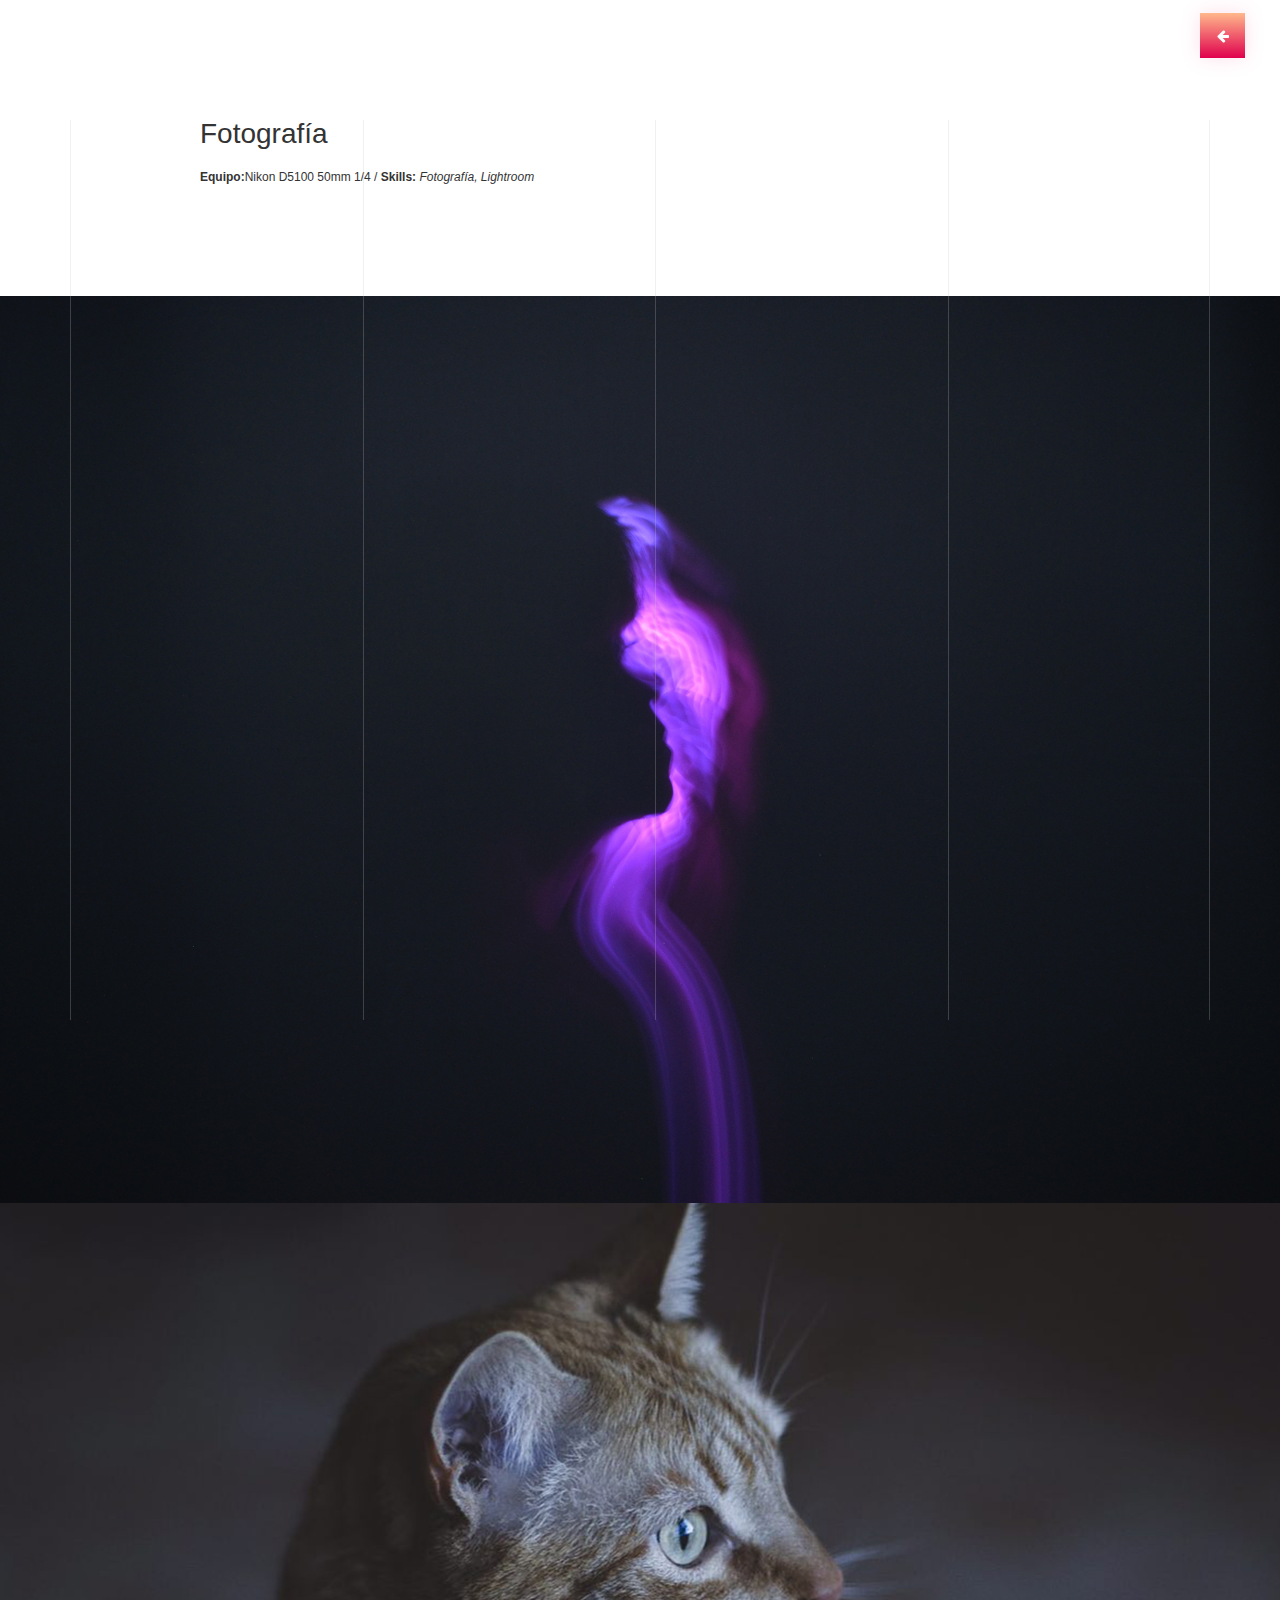
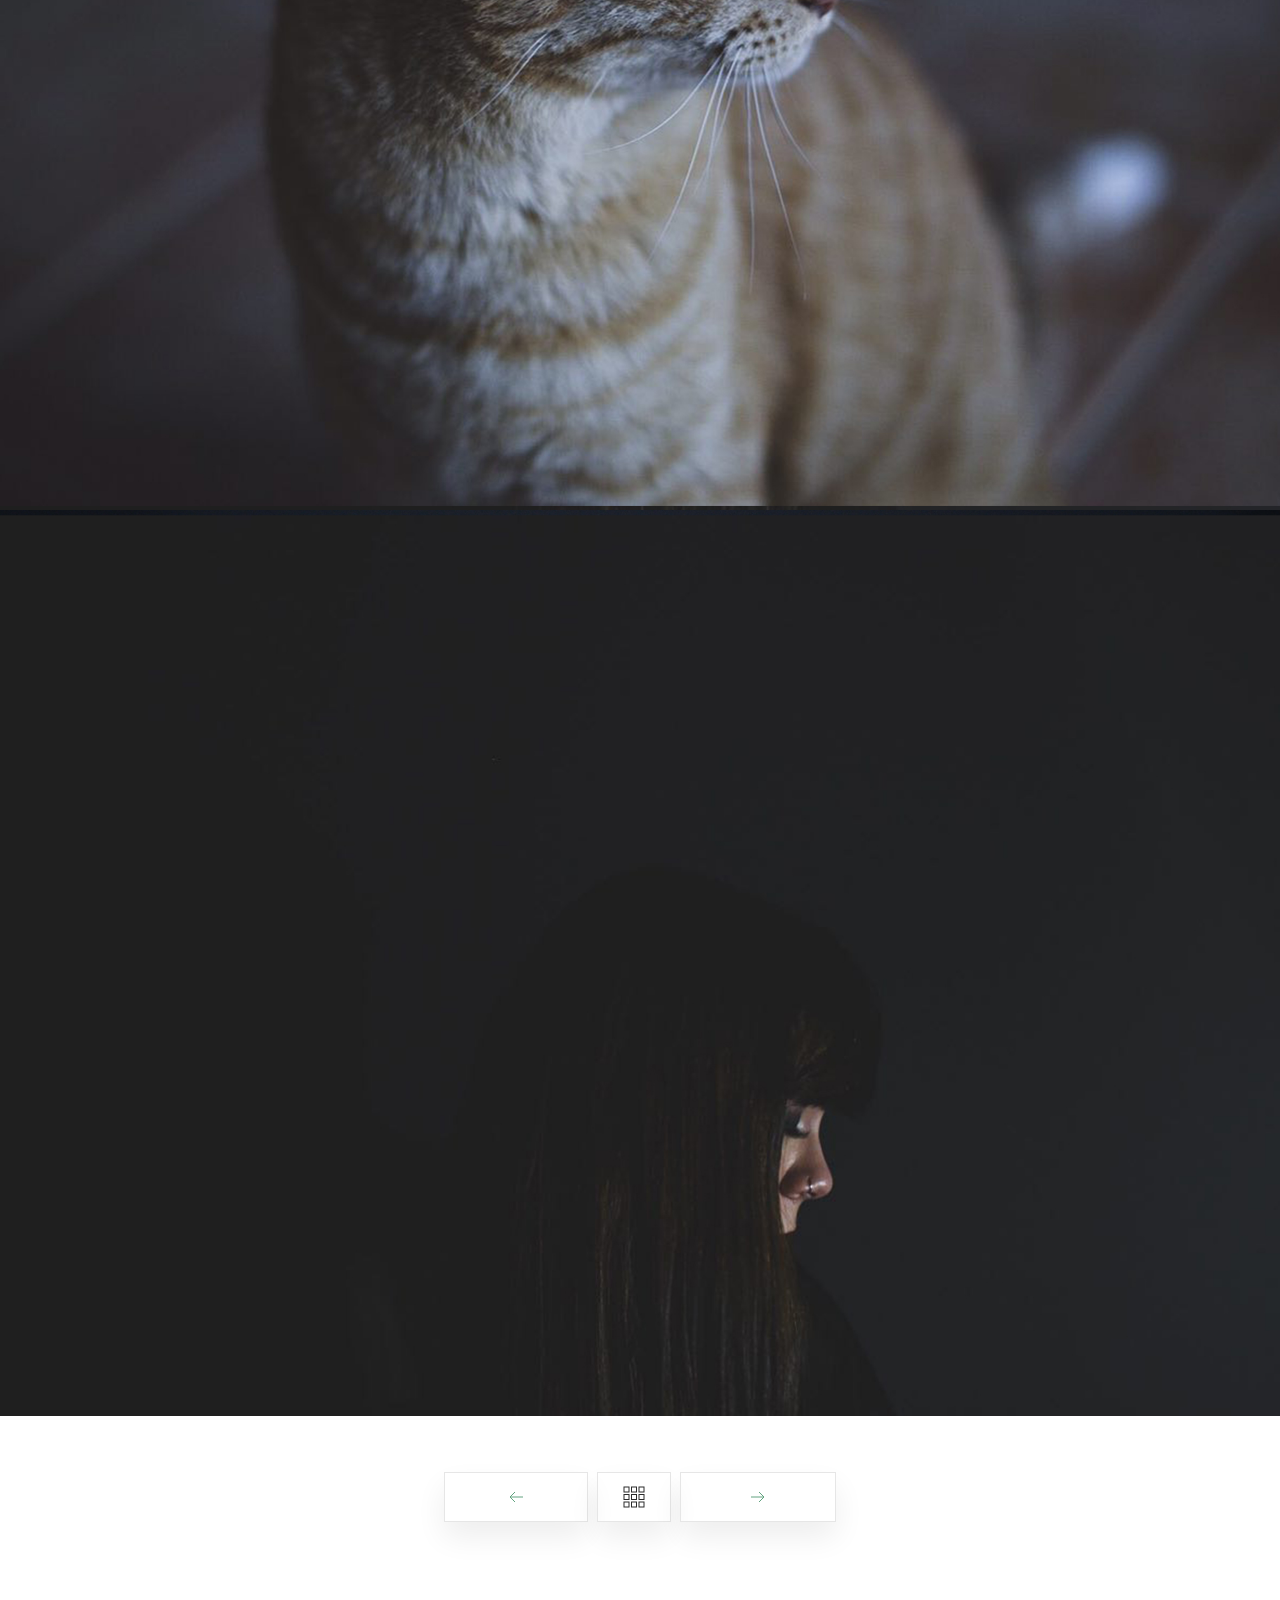
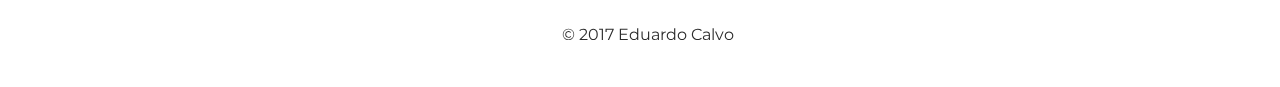
<file: proyectos/fotografia.html>
<!DOCTYPE html>
<html lang="es">

<head>
    <meta charset="utf-8">
    <meta content="IE=edge" http-equiv="X-UA-Compatible">
    <meta content="width=device-width, initial-scale=1, maximum-scale=1.0, user-scalable=no" name="viewport">
    <meta content="Portfolio Web" name="description">
    <meta content="Eduardo Calvo López" name="author">
    <title>Fotograf&iacute;a</title>


    <link rel="stylesheet" type="text/css" href="../css/proyecto.css" media="screen" />
    <link rel="stylesheet" type="text/css" href="../css/bootstrap.min.css" media="screen" />
    <link rel="stylesheet" type="text/css" href="../fonts/font-awesome-4.7.0/css/font-awesome.min.css" />
    <link href='https://fonts.googleapis.com/css?family=Roboto:400,300,500,700' rel='stylesheet' type='text/css'>
    <link href="https://fonts.googleapis.com/css?family=Montserrat:400,700" rel="stylesheet">
       <link rel="stylesheet" type="text/css" href="../css/normalize.min.css" />



</head>

<body>

    <a href="../index.html">
        <button class="menu-button" id="open-button">
         <i class="fa fa-arrow-left "></i>
      </button>
        <span class="cd-nav-icon"></span>

    </a>
    <!-- grid line -->
    <div id="grid">
        <div class="container">
            <div class="row">
                <div class="col-xs-3">
                    <div class="grid-line hey"></div>
                </div>
                <div class="col-xs-3">
                    <div class="grid-line hey"></div>
                </div>
                <div class="col-xs-3">
                    <div class="grid-line hey"></div>
                </div>
                <div class="col-xs-3">
                    <div class="grid-line hey"></div>
                </div>
            </div>
        </div>
    </div>
    <!-- grid lines end -->



    <div class="site-container">

        <section class="site-content">

            <div class="page-desc">
                <h1>Fotografía</h1>
                <p><strong>Equipo:</strong>Nikon D5100 50mm 1/4 / <strong>Skills:</strong> <i>Fotografía, Lightroom</i></p>
            </div>

             <div class="project">

                <div class="project-assets">
                    <div class="image">
                             <img src="../images/Portfolio/fotos1.jpg">
                            
                        </div>
                    </div>
                     <div class="image">
                             <img src="../images/Portfolio/fotos2.jpg">
                            
                        </div>
                    <div class="image">
                             <img src="../images/Portfolio/fotos3.jpg">
                            
                        </div>
             
            </div>
            <!--END .site-content-->
        </section>



        <nav>
            <ul class="cd-pagination animated-buttons custom-icons">
                <li class="button button-arrow"><a href="3dfinal.html"><i>Anterior</i></a></li>
                <li class="button button-main">
                    <a href="../index.html#work"></a>
                </li>
                <li class="button button-arrow"><a href="Pictobrand.html"><i>Siguiente</i></a></li>

            </ul>
        </nav>
        <!-- cd-pagination-wrapper -->


        <footer class="site-footer cf">
            <div class="col-md-8 col-md-offset-4 col-lg-7 col-lg-offset-5">
                <p class="copyright">&copy; 2017 Eduardo Calvo</p>
            </div>
        </footer>


        <!--END .site-container-->
    </div>

    <script src="../js/jquery-1.9.1.min.js"></script>
    <script src="../js/jquery.fitvids.js"></script>
    <script src="../js/jquery.imagesloaded.min.js"></script>
    <script src="../js/itemportfolio.min.js"></script>



</body>

</html>
</file>
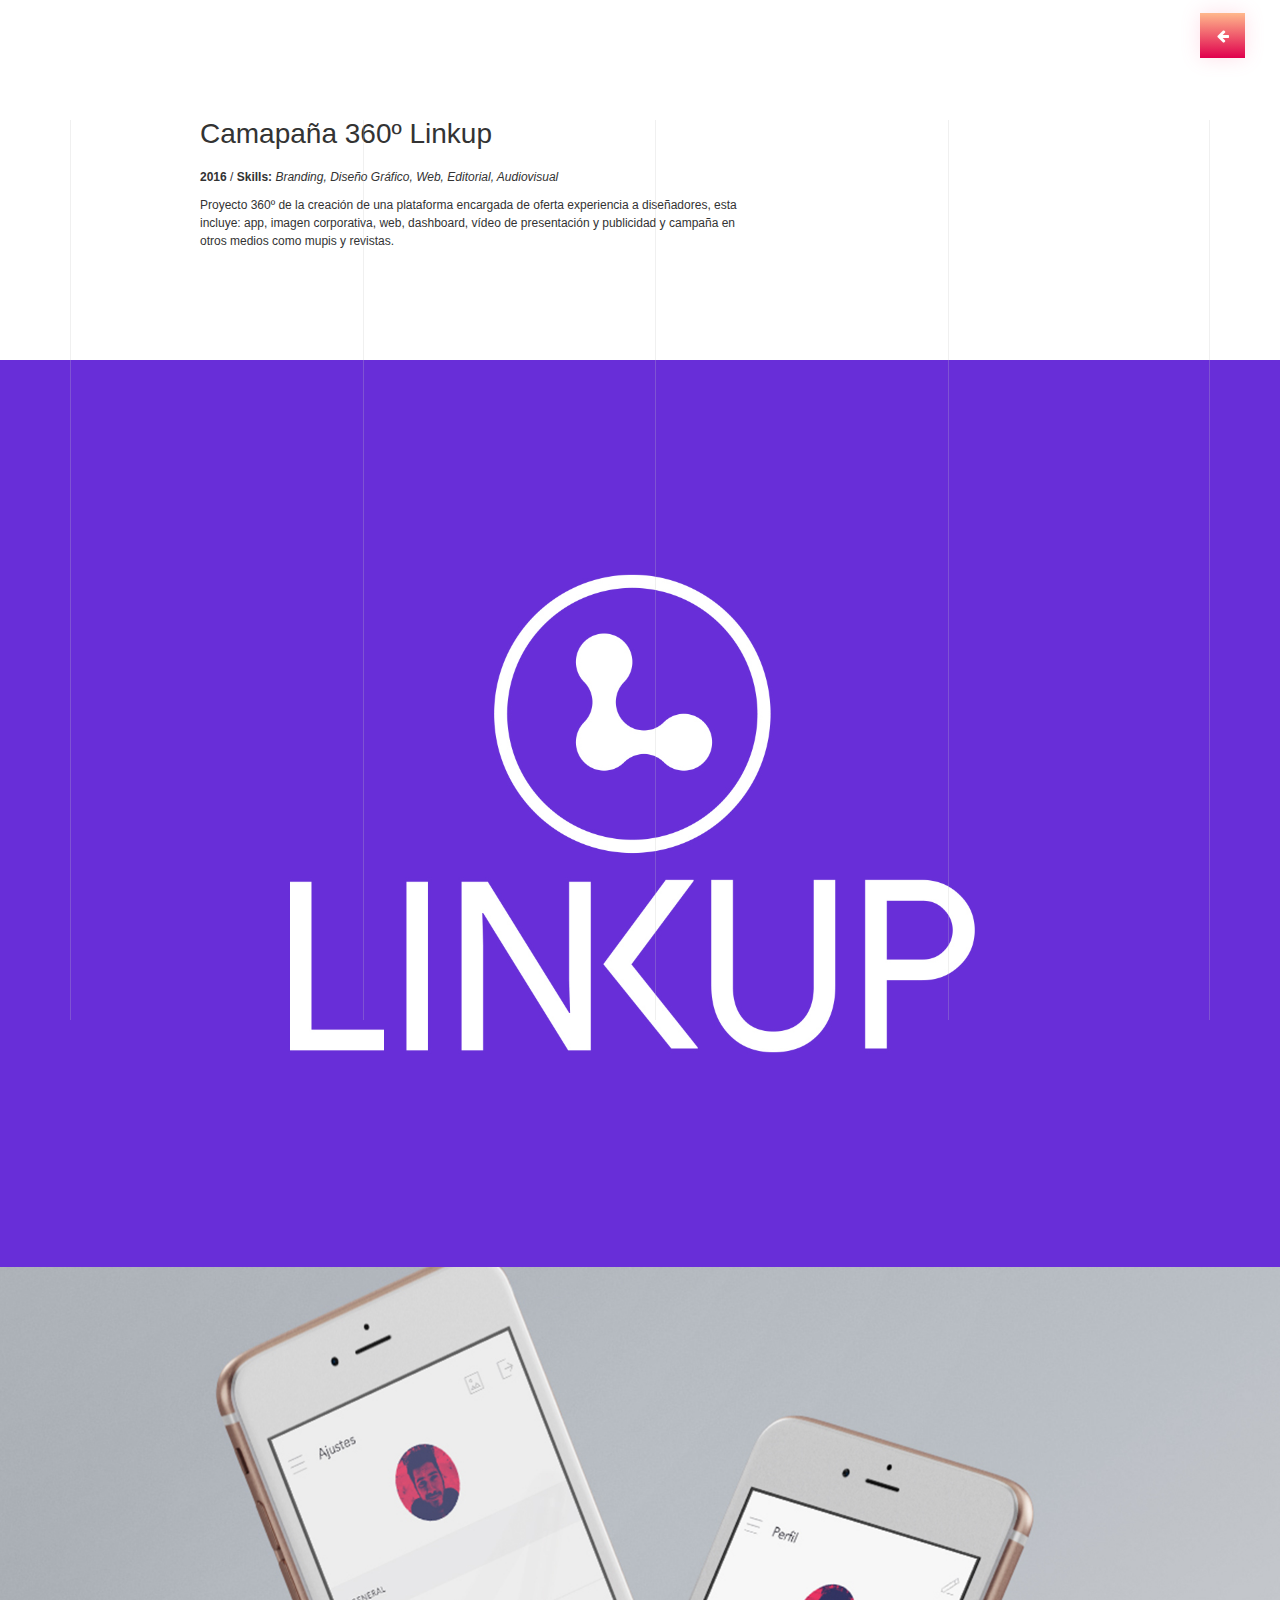
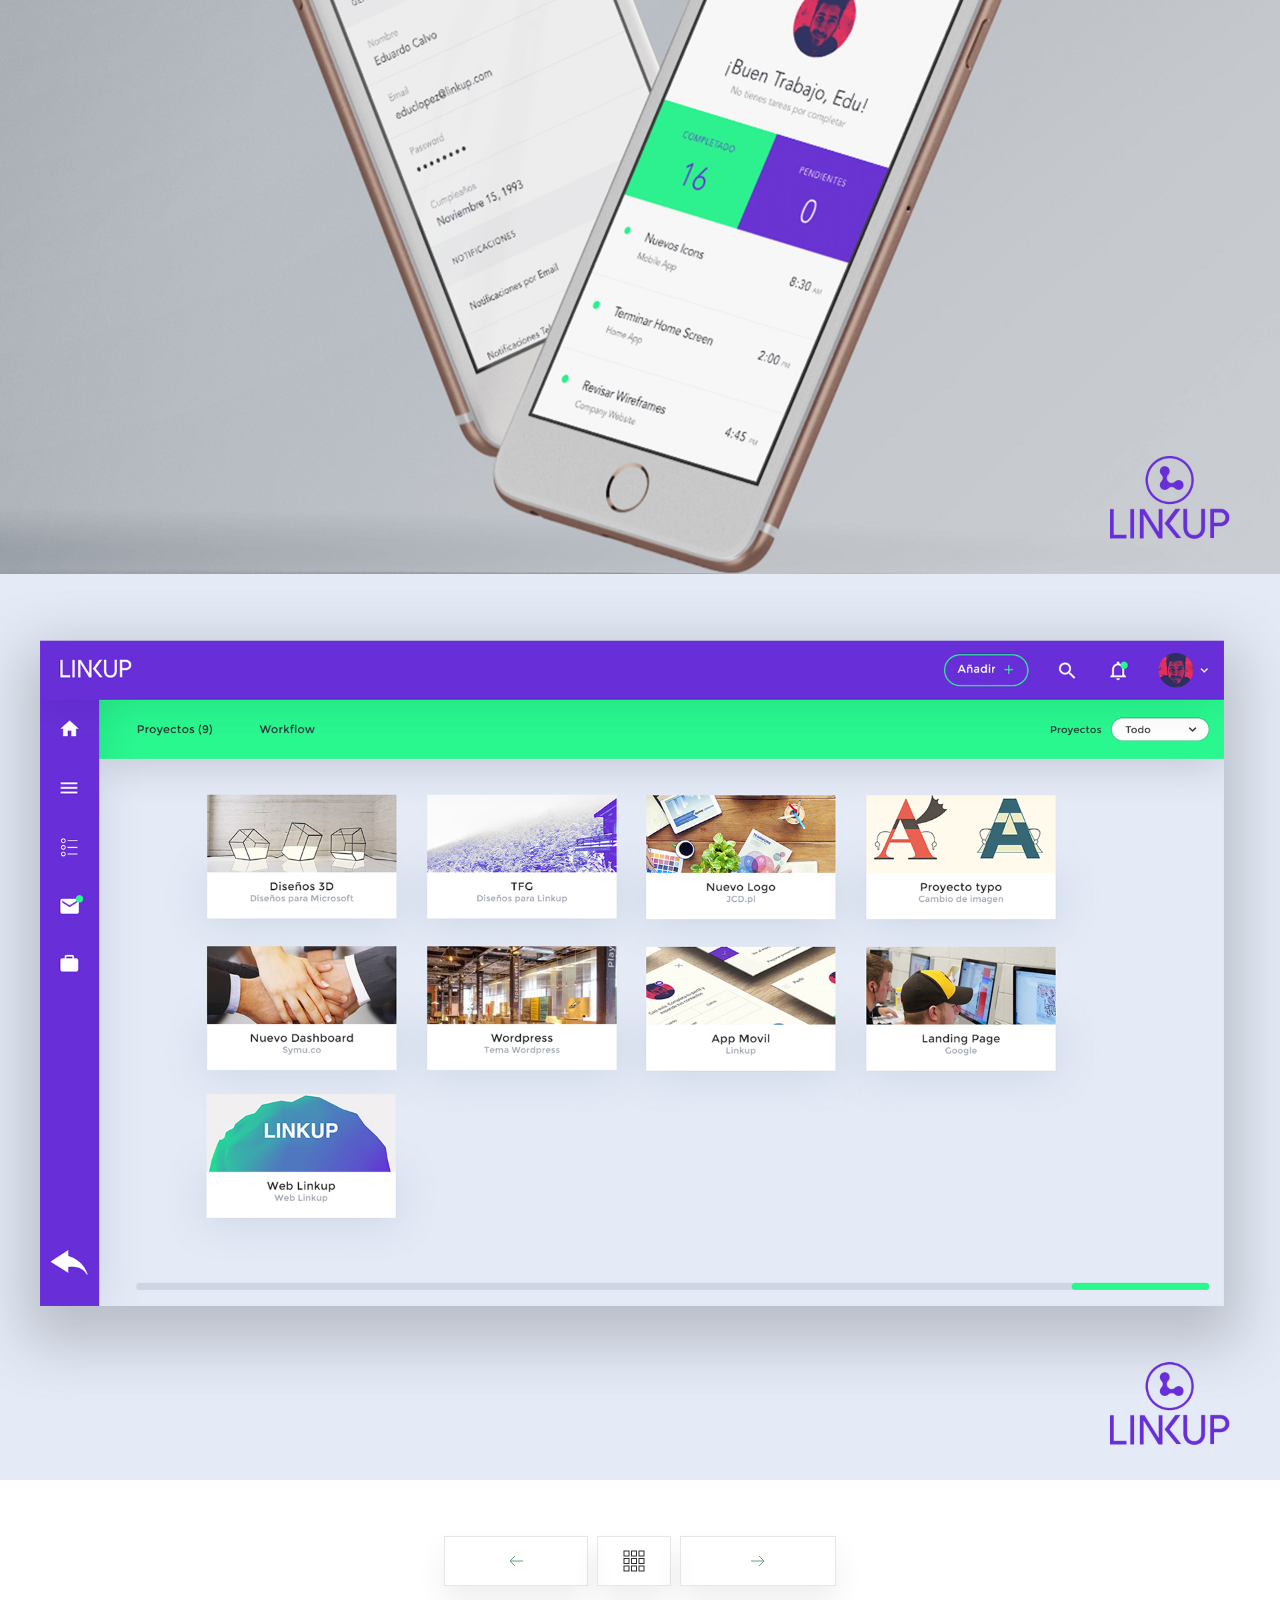
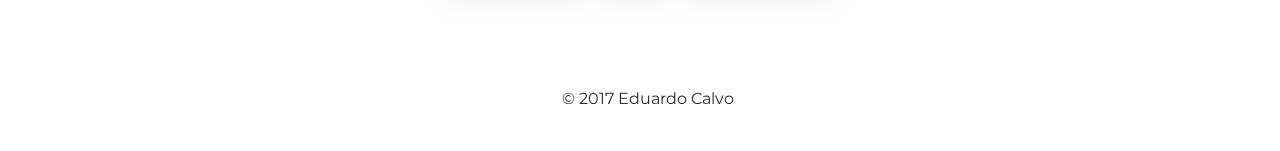
<file: proyectos/Linkup.html>
<!DOCTYPE html>
<html lang="es">

<head>
    <meta charset="utf-8">
    <title>Linkup</title>
    <meta content="IE=edge" http-equiv="X-UA-Compatible">
    <meta content="width=device-width, initial-scale=1, maximum-scale=1.0, user-scalable=no" name="viewport">
    <meta content="Portfolio Web" name="description">
    <meta content="Eduardo Calvo López" name="author">


    <link rel="stylesheet" type="text/css" href="../css/proyecto.css" media="screen" />
    <link rel="stylesheet" type="text/css" href="../css/bootstrap.min.css" media="screen" />
    <link rel="stylesheet" type="text/css" href="../fonts/font-awesome-4.7.0/css/font-awesome.min.css" />
    <link href='https://fonts.googleapis.com/css?family=Roboto:400,300,500,700' rel='stylesheet' type='text/css'>
    <link href="https://fonts.googleapis.com/css?family=Montserrat:400,700" rel="stylesheet">
       <link rel="stylesheet" type="text/css" href="../css/normalize.min.css" />


</head>

<body>

    <a href="../index.html">
        <button class="menu-button" id="open-button">
         <i class="fa fa-arrow-left "></i>
      </button>
        <span class="cd-nav-icon"></span>

    </a>

    <!-- grid line -->
    <div id="grid">
        <div class="container">
            <div class="row">
                <div class="col-xs-3">
                    <div class="grid-line hey"></div>
                </div>
                <div class="col-xs-3">
                    <div class="grid-line hey"></div>
                </div>
                <div class="col-xs-3">
                    <div class="grid-line hey"></div>
                </div>
                <div class="col-xs-3">
                    <div class="grid-line hey"></div>
                </div>
            </div>
        </div>
    </div>
    <!-- grid lines end -->


    <div class="site-container">

        <section class="site-content">

            <div class="page-desc">
                <h1>Camapaña 360º Linkup</h1>
                <p><strong> 2016</strong> / <strong>Skills:</strong> <i>Branding, Diseño Gráfico, Web, Editorial, Audiovisual</i></p>
                <p>Proyecto 360º de la creación de una plataforma encargada de oferta experiencia a diseñadores, esta incluye: app, imagen corporativa, web, dashboard, vídeo de presentación y publicidad y campaña en otros medios como mupis y revistas. </p>
            </div>

            <div class="project">

                <div class="project-assets">
                    <div class="image">
                             <img src="../images/Portfolio/Linkup1.jpg">
                            
                        </div>
                    </div>
                     <div class="image">
                             <img src="../images/Portfolio/Linkup2.jpg">
                            
                        </div>
                    <div class="image">
                             <img src="../images/Portfolio/Linkup3.jpg">
                            
                        </div>
             
            </div>

            <!--END .site-content-->
        </section>



        <nav>
            <ul class="cd-pagination animated-buttons custom-icons">
                <li class="button button-arrow"><a href="Pictobrand.html"><i>Anterior</i></a></li>
                <li class="button button-main">
                    <a href="../index.html#work"></a>
                </li>
                <li class="button button-arrow"><a href="Poster.html"><i>Siguiente</i></a></li>

            </ul>
        </nav>
        <!-- cd-pagination-wrapper -->


        <footer class="site-footer cf">
            <div class="col-md-8 col-md-offset-4 col-lg-7 col-lg-offset-5">
                <p class="copyright">&copy; 2017 Eduardo Calvo</p>
            </div>
        </footer>


        <!--END .site-container-->
    </div>

    <script src="../js/jquery-1.9.1.min.js"></script>
    <script src="../js/jquery.fitvids.js"></script>
    <script src="../js/jquery.imagesloaded.min.js"></script>
    <script src="../js/itemportfolio.min.js"></script>



</body>

</html>
</file>
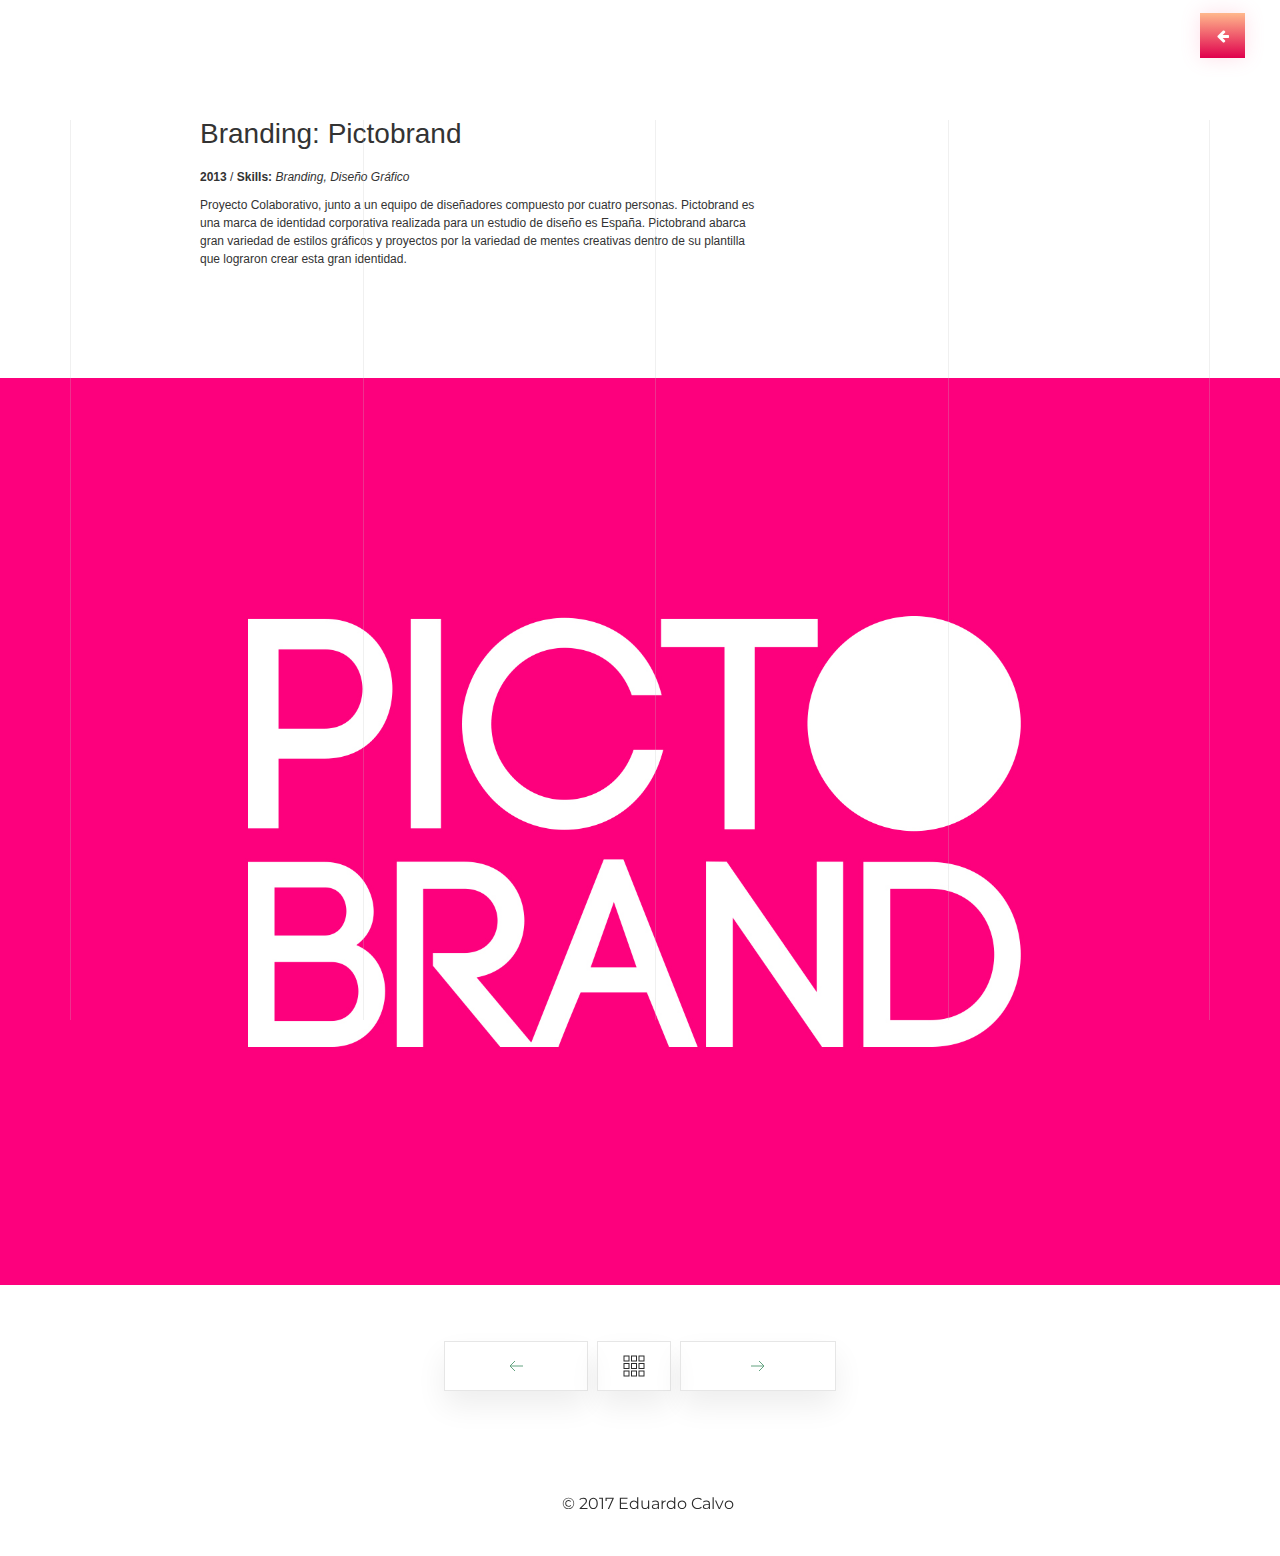
<file: proyectos/Pictobrand.html>
<!DOCTYPE html>
<html lang="es">

<head>
    <meta charset="utf-8">
    <meta content="IE=edge" http-equiv="X-UA-Compatible">
    <meta content="width=device-width, initial-scale=1, maximum-scale=1.0, user-scalable=no" name="viewport">
    <meta content="Portfolio Web" name="description">
    <meta content="Eduardo Calvo López" name="author">
    <title>Branding:Pictobrand</title>


    <link rel="stylesheet" type="text/css" href="../css/proyecto.css" media="screen" />
    <link rel="stylesheet" type="text/css" href="../css/bootstrap.min.css" media="screen" />
    <link rel="stylesheet" type="text/css" href="../fonts/font-awesome-4.7.0/css/font-awesome.min.css" />
    <link rel="stylesheet" type="text/css" href="../css/normalize.min.css" />
    <link href='https://fonts.googleapis.com/css?family=Roboto:400,300,500,700' rel='stylesheet' type='text/css'>
    <link href="https://fonts.googleapis.com/css?family=Montserrat:400,700" rel="stylesheet">

</head>

<body>
    <!-- grid line -->
    <div id="grid">
        <div class="container">
            <div class="row">
                <div class="col-xs-3">
                    <div class="grid-line hey"></div>
                </div>
                <div class="col-xs-3">
                    <div class="grid-line hey"></div>
                </div>
                <div class="col-xs-3">
                    <div class="grid-line hey"></div>
                </div>
                <div class="col-xs-3">
                    <div class="grid-line hey"></div>
                </div>
            </div>
        </div>
    </div>
    <!-- grid lines end -->
    <a href="../index.html">
        <button class="menu-button" id="open-button">
         <i class="fa fa-arrow-left "></i>
      </button>
        <span class="cd-nav-icon"></span>

    </a>


    <div class="site-container">

        <section class="site-content">

            <div class="page-desc">
                <h1>Branding: Pictobrand</h1>
                <p><strong> 2013</strong> / <strong>Skills:</strong> <i>Branding, Diseño Gráfico</i></p>
                <p>Proyecto Colaborativo, junto a un equipo de diseñadores compuesto por cuatro personas. Pictobrand es una marca de identidad corporativa realizada para un estudio de diseño es España. Pictobrand abarca gran variedad de estilos gráficos y proyectos por la variedad de mentes creativas dentro de su plantilla que lograron crear esta gran identidad. </p>
            </div>

            <div class="project">

                <div class="project-assets">
                    <div class="image">
                             <img src="../images/Portfolio/pictobrand1.jpg">
                            
                        </div>
                    </div>
                    
             
            </div>
            <!--END .site-content-->
        </section>



        <nav>
            <ul class="cd-pagination animated-buttons custom-icons">
                <li class="button button-arrow"><a href="fotografia.html"><i>Anterior</i></a></li>
                <li class="button button-main">
                    <a href="../index.html#work"></a>
                </li>
                <li class="button button-arrow"><a href="Linkup.html"><i>Siguiente</i></a></li>

            </ul>
        </nav>

        <!-- cd-pagination-wrapper -->


        <footer class="site-footer cf">
            <div class="col-md-8 col-md-offset-4 col-lg-7 col-lg-offset-5">
                <p class="copyright">&copy; 2017 Eduardo Calvo</p>
            </div>
        </footer>


        <!--END .site-container-->
    </div>

    <script src="../js/jquery-1.9.1.min.js"></script>
    <script src="../js/jquery.fitvids.js"></script>
    <script src="../js/jquery.imagesloaded.min.js"></script>
    <script src="../js/itemportfolio.min.js"></script>



</body>

</html>
</file>
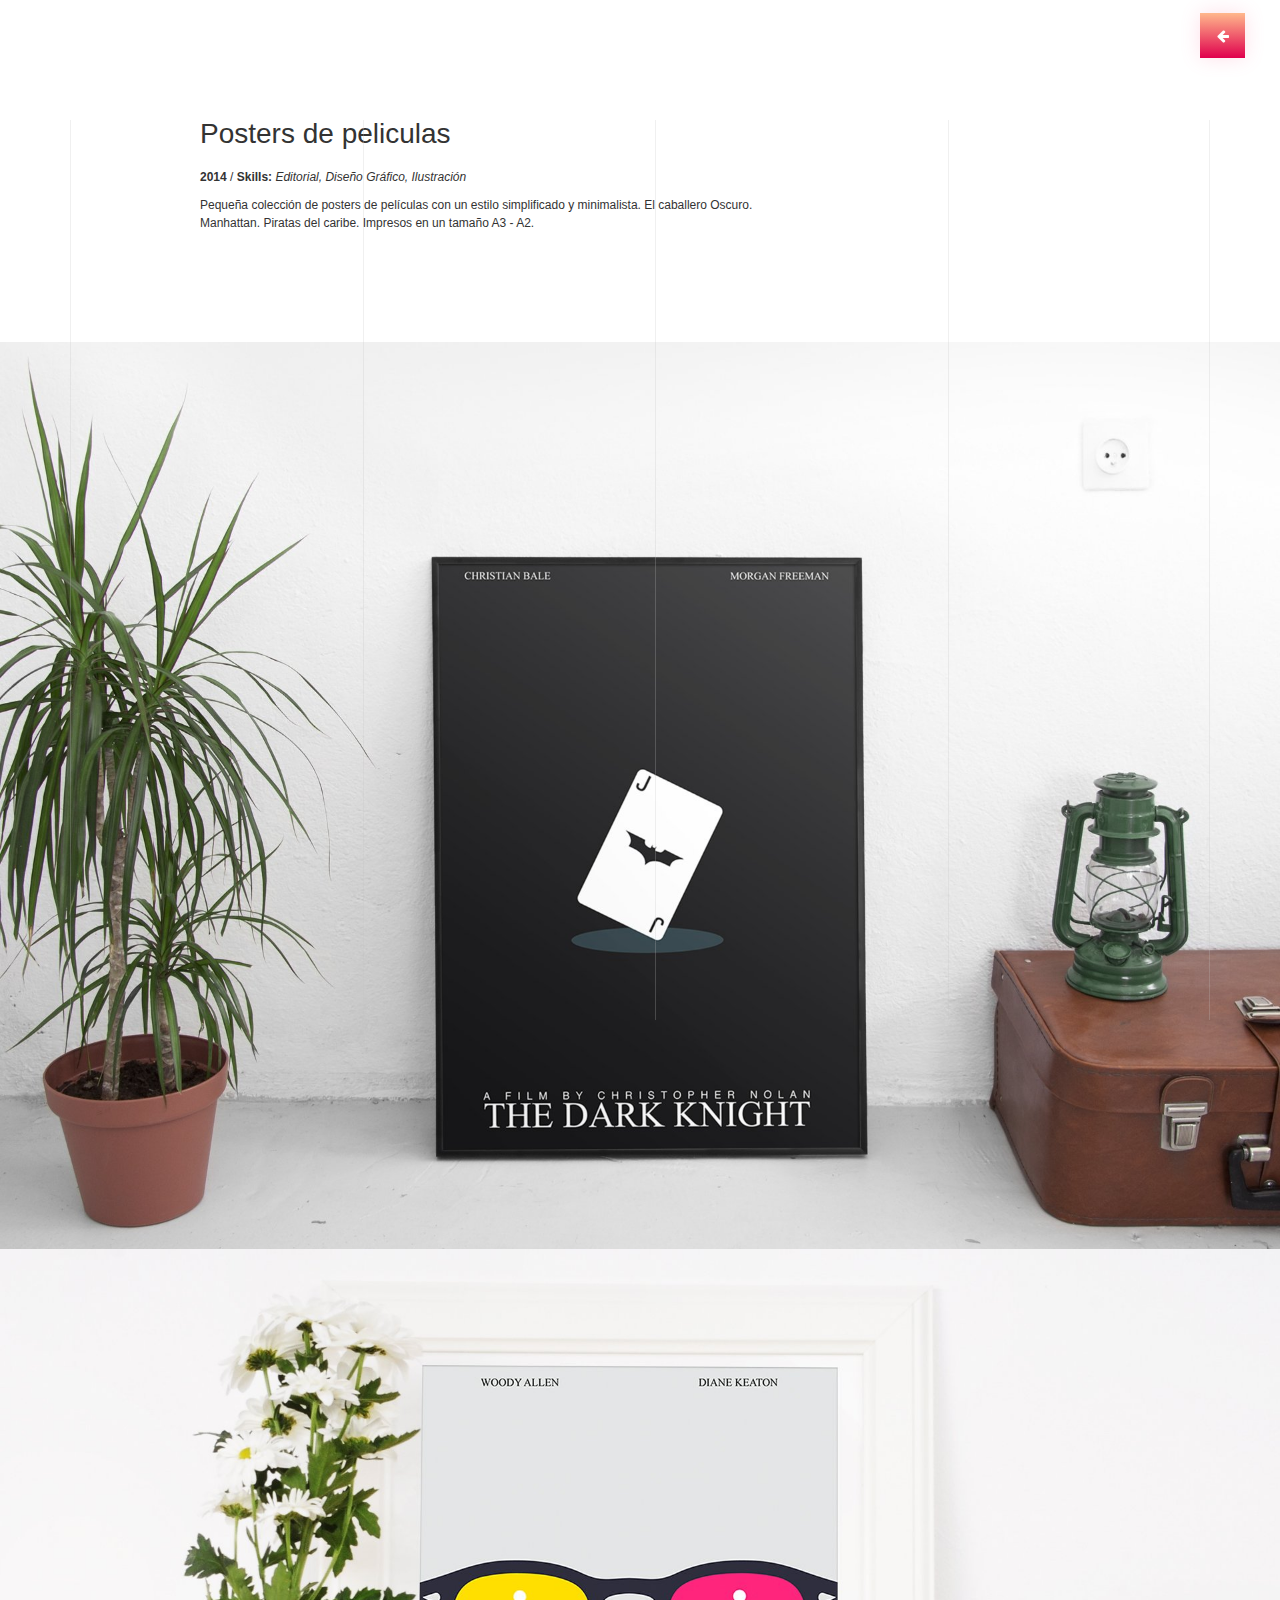
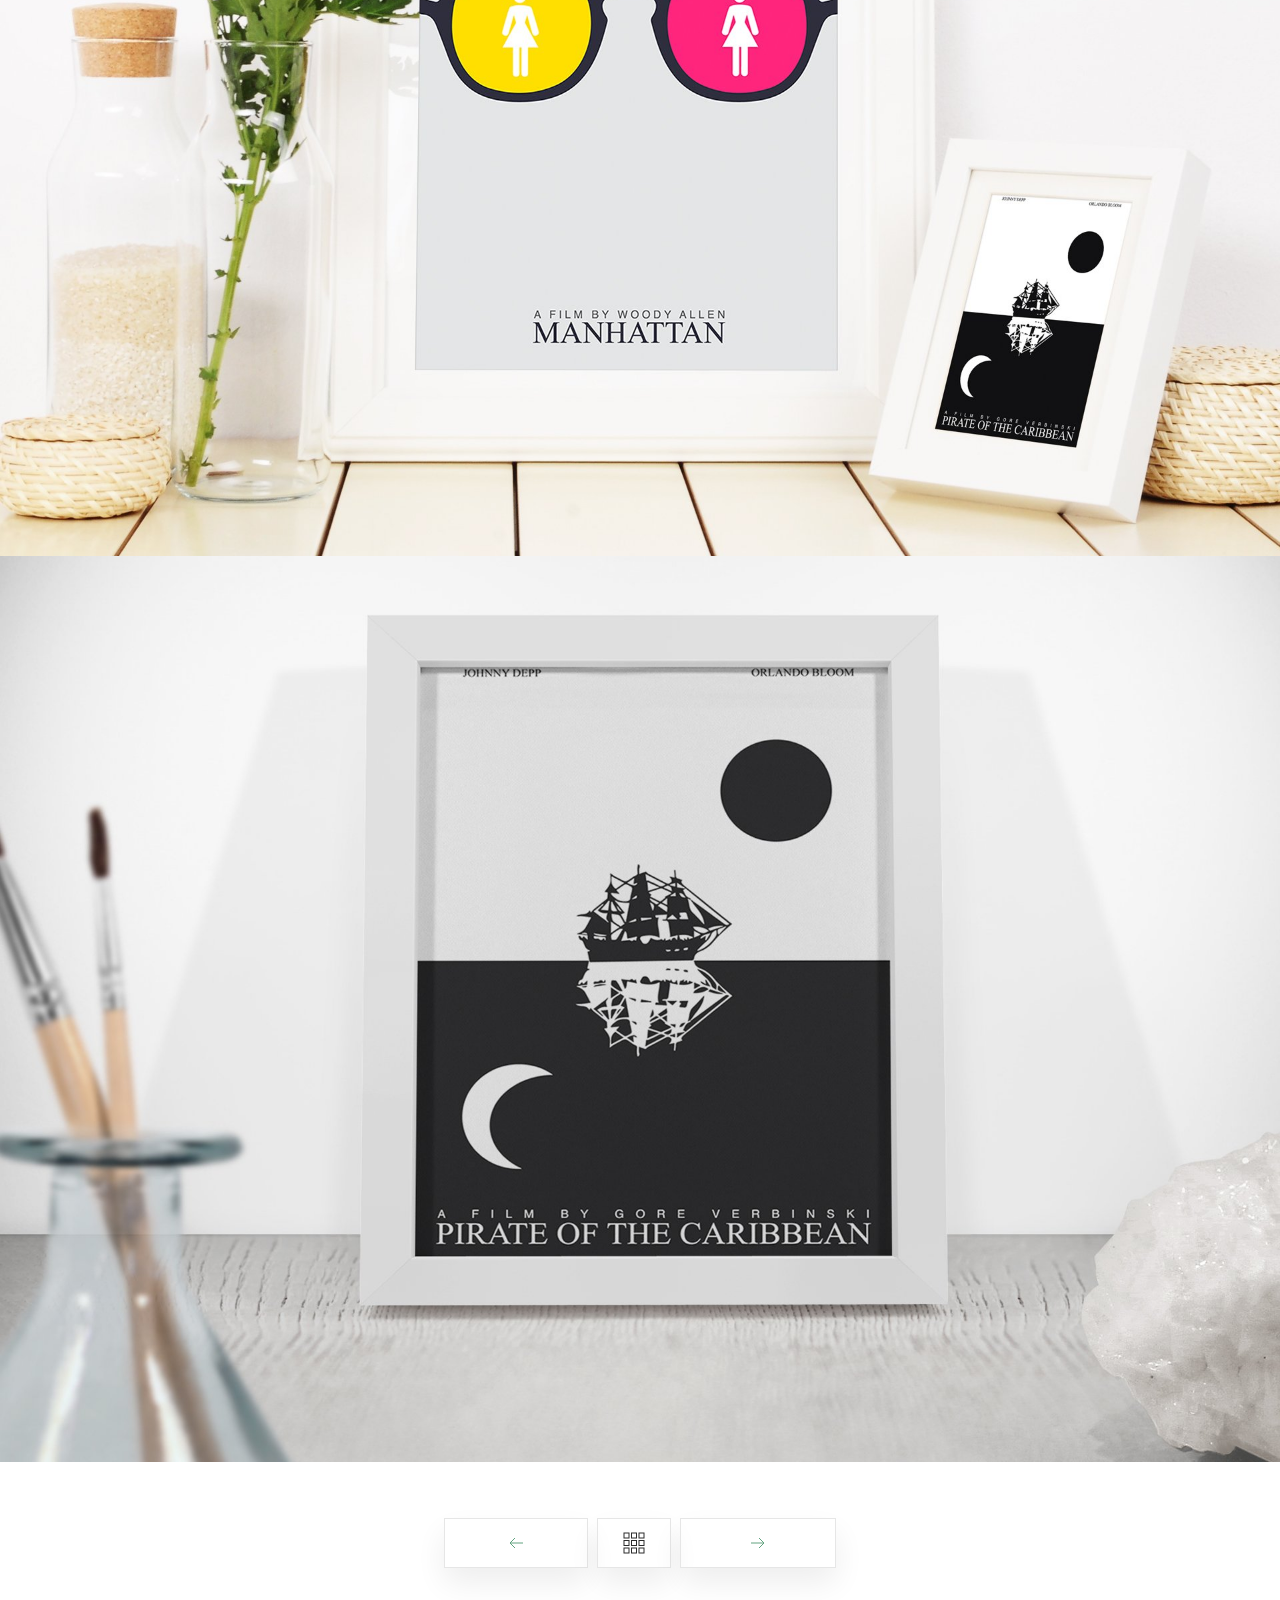
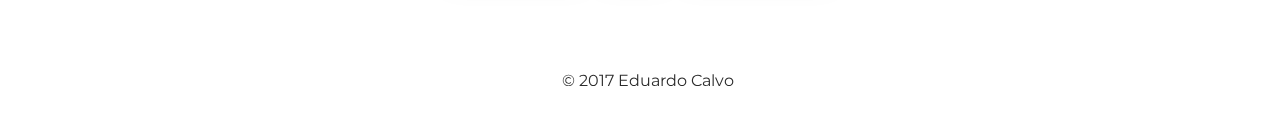
<file: proyectos/Poster.html>
<!DOCTYPE html>
<html lang="es">

<head>
    <meta charset="utf-8">
    <meta content="IE=edge" http-equiv="X-UA-Compatible">
    <meta content="width=device-width, initial-scale=1, maximum-scale=1.0, user-scalable=no" name="viewport">
    <meta content="Portfolio Web" name="description">
    <meta content="Eduardo Calvo López" name="author">
    <title>Posters Peliculas</title>


    <link rel="stylesheet" type="text/css" href="../css/proyecto.css" media="screen" />
    <link rel="stylesheet" type="text/css" href="../css/bootstrap.min.css" media="screen" />
    <link rel="stylesheet" type="text/css" href="../fonts/font-awesome-4.7.0/css/font-awesome.min.css" />
    <link href='https://fonts.googleapis.com/css?family=Roboto:400,300,500,700' rel='stylesheet' type='text/css'>
    <link href="https://fonts.googleapis.com/css?family=Montserrat:400,700" rel="stylesheet">
       <link rel="stylesheet" type="text/css" href="../css/normalize.min.css" />


</head>

<body>

    <a href="../index.html">
        <button class="menu-button" id="open-button">
         <i class="fa fa-arrow-left "></i>
      </button>
        <span class="cd-nav-icon"></span>

    </a>

    <!-- grid line -->
    <div id="grid">
        <div class="container">
            <div class="row">
                <div class="col-xs-3">
                    <div class="grid-line hey"></div>
                </div>
                <div class="col-xs-3">
                    <div class="grid-line hey"></div>
                </div>
                <div class="col-xs-3">
                    <div class="grid-line hey"></div>
                </div>
                <div class="col-xs-3">
                    <div class="grid-line hey"></div>
                </div>
            </div>
        </div>
    </div>
    <!-- grid lines end -->


    <div class="site-container">

        <section class="site-content">

            <div class="page-desc">
                <h1>Posters de peliculas</h1>
                <p><strong>2014</strong> / <strong>Skills:</strong> <i>Editorial, Diseño Gráfico, Ilustración</i></p>
                <p>Pequeña colección de posters de películas con un estilo simplificado y minimalista. El caballero Oscuro. Manhattan. Piratas del caribe. Impresos en un tamaño A3 - A2. </p>
            </div>

            <div class="project">

                <div class="project-assets">
                    <div class="image">
                             <img src="../images/Portfolio/poster1.jpg">
                            
                        </div>
                    </div>
                     <div class="image">
                             <img src="../images/Portfolio/poster2.jpg">
                            
                        </div>
                    <div class="image">
                             <img src="../images/Portfolio/poster3.jpg">
                            
                        </div>
             
            </div>

            <!--END .site-content-->
        </section>



        <nav>
            <ul class="cd-pagination animated-buttons custom-icons">
                <li class="button button-arrow"><a href="Linkup.html"><i>Anterior</i></a></li>
                <li class="button button-main">
                    <a href="../index.html#work"></a>
                </li>
                <li class="button button-arrow"><a href="3dfinal.html"><i>Siguiente</i></a></li>

            </ul>
        </nav>
        <!-- cd-pagination-wrapper -->


        <footer class="site-footer cf">
            <div class="col-md-8 col-md-offset-4 col-lg-7 col-lg-offset-5">
                <p class="copyright">&copy; 2017 Eduardo Calvo</p>
            </div>
        </footer>


        <!--END .site-container-->
    </div>

    <script src="../js/jquery-1.9.1.min.js"></script>
    <script src="../js/jquery.fitvids.js"></script>
    <script src="../js/jquery.imagesloaded.min.js"></script>
    <script src="../js/itemportfolio.min.js"></script>



</body>

</html>
</file>
<file: css/proyecto.css>
/*
Template Name: Gorgo
Author: Levent Usta
Author URI: http://www.aristotheme.com
Description: A template by Aristotheme.
*/


/*=================================*/


/*  Table of Contents
/*  - Reset & Clearfix Styles
/*  - Main Styles
/*      - Titles
/*      - Navigation Styles
/*      - Projects Feed
/*          - Project Assets
/*          - Project Content
/*          - Paginations
/*  - News
/*  - Structure
/*  - Grid
/*  - Footer Styles
/*  - Media Queries


/*=================================*/


/*=================================*/


/* Reset & Clearfix Styles
/*=================================*/

html,
body,
div,
span,
applet,
object,
iframe,
h1,
h2,
h3,
h4,
h5,
h6,
p,
blockquote,
pre,
a,
abbr,
acronym,
address,
big,
cite,
code,
del,
dfn,
em,
font,
img,
ins,
kbd,
q,
s,
samp,
small,
strike,
strong,
sub,
sup,
tt,
var,
b,
u,
i,
center,
dl,
dt,
dd,
ol,
ul,
li,
fieldset,
form,
label,
legend,
table,
caption,
tbody,
tfoot,
thead,
tr,
th,
td {
    margin: 0;
    padding: 0;
    border: 0;
    outline: 0;
    font-size: 100%;
    vertical-align: baseline;
    background: transparent;
}

body {
    line-height: 1;
}

ol,
ul {
    list-style: none;
}

blockquote,
q {
    quotes: none;
}

blockquote:before,
blockquote:after,
q:before,
q:after {
    content: '';
    content: none;
}

 :focus {
    outline: 0;
}

ins {
    text-decoration: none;
}

del {
    text-decoration: line-through;
}

table {
    border-collapse: collapse;
    border-spacing: 0;
}

.cf:before,
.cf:after {
    content: " ";
    display: table;
}

.cf:after {
    clear: both;
}


/*=================================*/


/* Main Styles
/*=================================*/

* {
    box-sizing: border-box;
}

html {
    font-family: 'Montserrat', 'Roboto', sans-serif;
    /* 1 */
    -ms-text-size-adjust: 100%;
    /* 2 */
    -webkit-text-size-adjust: 100%;
    /* 2 */
}

body {
    background: #FFFFFF;
    color: #2c2c2c;
    font-family: 'Montserrat', 'Roboto', sans-serif;
    font-size: 18px;
    line-height: 1.65;
    height: 100%;
    width: 100%;
    opacity: 0;
    overflow-x: hidden;
    -webkit-transition: opacity 0.25s ease-in 0.1s;
    transition: opacity 0.25s ease-in 0.1s;
    word-wrap: break-word;
    -webkit-text-size-adjust: none;
    -moz-text-size-adjust: none;
    -o-text-size-adjust: none;
    -ms-text-size-adjust: none;
}

body.loaded,
.no-js body {
    opacity: 1;
}

a {
    color: #262e48;
    text-decoration: line-through;
    transition: ease .6s;
    -webkit-transition: ease .6s;
    -moz-transition: ease .6s;
    -o-transition: ease .6s;
    -ms-transition: ease .6s;
}

a:hover {
    text-decoration: none;
    color: #818181;
}

a:focus {
    outline: none;
    color: #999999;
    text-decoration: none;
}

h1,
h2,
h3 {
    font-weight: bold;
    line-height: 1.5;
}

h2 {
    font-size: 1.8rem;
    margin: 0;
}

h3 {
    font-size: 1.4rem;
}

h4 {
    font-size: 1.2rem;
}

h5 {
    font-size: 1rem;
}

h6 {
    font-size: .8rem;
}

h3,
h4,
h5,
h6 {
    text-transform: uppercase;
    margin: 0 0 10px;
}

h4,
h5,
h6 {
    font-weight: normal;
}

p,
li {
    font-weight: 400;
    font-size: 1.2rem;
    line-height: 1.5;
    margin: 0 0 20px;
}

small {
    font-weight: 300;
    font-size: 1rem;
    color: #747474
}

img {
    height: auto;
    max-width: 100%;
    vertical-align: bottom;
}

hr {
    border: 0;
    height: 4px;
    margin: 40px 0;
    background: #000;
}

pre,
code,
samp {
    font-family: 'Montserrat', 'Roboto', sans-serif;
    font-size: inherit;
}

pre,
code {
    background-color: #eee;
    border-radius: 3px;
}

pre {
    margin-top: 0;
    margin-bottom: 1rem;
    padding: 1rem;
}

.example {
    border-bottom-left-radius: 0;
    border-bottom-right-radius: 0;
    background-color: #fafafa;
    position: relative;
    padding: 2rem 1rem;
}

.example-title {
    position: absolute;
    top: 0;
    right: 0;
    background-color: #eee;
    padding: 0 1rem;
    border-top-right-radius: 3px;
    border-bottom-left-radius: 3px;
}

.example+pre {
    border-top-left-radius: 0;
    border-top-right-radius: 0;
    /*border: 1px solid #ccc;*/
    /*border-top: 0;*/
}

pre {
    margin-bottom: 2rem;
}


/*===== Titles =====*/

.site-title {
    font-family: 'Montserrat', 'Roboto', sans-serif;
    font-size: 26px;
    color: #90D4C5;
    line-height: 1.5em;
    position: relative;
    z-index: 12;
    letter-spacing: 4px;
    margin-bottom: 120px;
}

.site-title a {
    position: fixed;
}

.site-title a,
.site-title a:visited {
    color: #90D4C5;
}

.site-title a:hover,
.site-title a:active {
    color: #90D4C5;
    opacity: 0.8;
}

.site-title div {
    display: inline;
}

.site-tagline {
    clear: both;
    margin-bottom: 40px;
    width: 100%;
}

.site-tagline p {
    color: #2c2c2c;
    font-size: 21px;
    text-align: left;
    width: 90%;
}

.site-tagline a,
.site-tagline a:visited {
    color: #90D4C5;
}

.site-tagline a:hover {
    color: #2c2c2c;
}


/*=================================*/


/* Language Styles
/*=================================*/

.languages {
    position: relative;
    z-index: 1;
    float: right;
    -webkit-transition: -webkit-transform 0.5s;
    transition: -webkit-transform 0.5s;
    transition: transform 0.5s;
    transition: transform 0.5s, -webkit-transform 0.5s;
}

.languages ul {
    list-style: none;
    margin: 0;
    padding: 0;
}

.languages ul li {
    display: inline-block;
    margin: 0;
}

.languages ul li a {
    color: #8e8e8e;
    font-weight: bold;
    font-size: 14px;
    line-height: 14px;
}

.languages ul li a:hover {
    color: #90D4C5;
}

.languages ul li.active a {
    color: #2c2c2c;
}


/*=================================*/


/* Navigation Styles
/*=================================*/

.cd-nav-trigger {
    position: fixed;
    z-index: 999;
    right: 20px;
    top: 34px;
    height: 54px;
    width: 54px;
    background-color: #2c2c2c;
    border-radius: 50%;
    /* image replacement */
    overflow: hidden;
    text-indent: 100%;
    white-space: nowrap;
    -webkit-transition: -webkit-transform 0.5s;
    transition: -webkit-transform 0.5s;
    transition: transform 0.5s;
    transition: transform 0.5s, -webkit-transform 0.5s;
}

.cd-nav-trigger .cd-nav-icon {
    /* icon created in CSS */
    position: absolute;
    z-index: 12;
    left: 50%;
    top: 50%;
    bottom: auto;
    right: auto;
    -webkit-transform: translateX(-50%) translateY(-50%);
    transform: translateX(-50%) translateY(-50%);
    width: 22px;
    height: 2px;
    background-color: #ffffff;
}

.cd-nav-trigger .cd-nav-icon::before,
.cd-nav-trigger .cd-nav-icon:after {
    /* upper and lower lines of the menu icon */
    content: '';
    position: absolute;
    top: 0;
    right: 0;
    width: 100%;
    height: 100%;
    background-color: inherit;
    /* Force Hardware Acceleration in WebKit */
    -webkit-transform: translateZ(0);
    transform: translateZ(0);
    -webkit-backface-visibility: hidden;
    backface-visibility: hidden;
    -webkit-transition: -webkit-transform 0.5s, width 0.5s, top 0.3s;
    -webkit-transition: width 0.5s, top 0.3s, -webkit-transform 0.5s;
    transition: width 0.5s, top 0.3s, -webkit-transform 0.5s;
    transition: transform 0.5s, width 0.5s, top 0.3s;
    transition: transform 0.5s, width 0.5s, top 0.3s, -webkit-transform 0.5s;
}

.cd-nav-trigger .cd-nav-icon::before {
    -webkit-transform-origin: right top;
    transform-origin: right top;
    -webkit-transform: translateY(-6px);
    transform: translateY(-6px);
}

.cd-nav-trigger .cd-nav-icon::after {
    -webkit-transform-origin: right bottom;
    transform-origin: right bottom;
    -webkit-transform: translateY(6px);
    transform: translateY(6px);
}

.no-touch .cd-nav-trigger:hover .cd-nav-icon::after {
    top: 2px;
}

.no-touch .cd-nav-trigger:hover .cd-nav-icon::before {
    top: -2px;
}

.cd-nav-trigger svg {
    position: absolute;
    top: 0;
    left: 0;
}

.cd-nav-trigger circle {
    /* circle border animation */
    -webkit-transition: stroke-dashoffset 0.4s 0s;
    transition: stroke-dashoffset 0.4s 0s;
}

.navigation-is-open .cd-nav-trigger {
    /* rotate trigger when navigation becomes visible */
    -webkit-transform: rotate(180deg);
    transform: rotate(180deg);
}

.navigation-is-open .cd-nav-trigger .cd-nav-icon::after,
.navigation-is-open .cd-nav-trigger .cd-nav-icon::before {
    /* animate arrow --> from hamburger to arrow */
    width: 50%;
    -webkit-transition: -webkit-transform 0.5s, width 0.5s;
    -webkit-transition: width 0.5s, -webkit-transform 0.5s;
    transition: width 0.5s, -webkit-transform 0.5s;
    transition: transform 0.5s, width 0.5s;
    transition: transform 0.5s, width 0.5s, -webkit-transform 0.5s;
}

.navigation-is-open .cd-nav-trigger .cd-nav-icon::before {
    -webkit-transform: rotate(45deg);
    transform: rotate(45deg);
}

.navigation-is-open .cd-nav-trigger .cd-nav-icon::after {
    -webkit-transform: rotate(-45deg);
    transform: rotate(-45deg);
}

.no-touch .navigation-is-open .cd-nav-trigger:hover .cd-nav-icon::after,
.no-touch .navigation-is-open .cd-nav-trigger:hover .cd-nav-icon::before {
    top: 0;
}

.navigation-is-open .cd-nav-trigger circle {
    stroke-dashoffset: 0;
    -webkit-transition: stroke-dashoffset 0.4s 0.3s;
    transition: stroke-dashoffset 0.4s 0.3s;
}

.cd-nav {
    position: fixed;
    z-index: 12;
    top: 0;
    left: 0;
    height: 100%;
    width: 100%;
    background-color: #2c2c2c;
    visibility: hidden;
    -webkit-transition: visibility 0s 0.7s;
    transition: visibility 0s 0.7s;
}

.cd-nav .cd-navigation-wrapper {
    /* all navigation content */
    padding: 20px;
    height: 100%;
    overflow-y: auto;
    -webkit-overflow-scrolling: touch;
    /* Force Hardware Acceleration in WebKit */
    -webkit-transform: translateZ(0);
    transform: translateZ(0);
    -webkit-backface-visibility: hidden;
    backface-visibility: hidden;
    -webkit-transform: translateX(-50%);
    transform: translateX(-50%);
    -webkit-transition: -webkit-transform 0.7s;
    transition: -webkit-transform 0.7s;
    transition: transform 0.7s;
    transition: transform 0.7s, -webkit-transform 0.7s;
    -webkit-transition-timing-function: cubic-bezier(0.86, 0.01, 0.77, 0.78);
    transition-timing-function: cubic-bezier(0.86, 0.01, 0.77, 0.78);
}

.navigation-is-open .cd-nav {
    visibility: visible;
    -webkit-transition: visibility 0s 0s;
    transition: visibility 0s 0s;
}

.navigation-is-open .cd-nav .cd-navigation-wrapper {
    -webkit-transform: translateX(0);
    transform: translateX(0);
    -webkit-transition: -webkit-transform 0.5s;
    transition: -webkit-transform 0.5s;
    transition: transform 0.5s;
    transition: transform 0.5s, -webkit-transform 0.5s;
    -webkit-transition-timing-function: cubic-bezier(0.82, 0.01, 0.77, 0.78);
    transition-timing-function: cubic-bezier(0.82, 0.01, 0.77, 0.78);
}

.cd-nav .cd-primary-nav {
    margin-top: 90px;
}

.cd-nav .cd-primary-nav a {
    font-size: 21px;
    display: inline-block;
}

.cd-nav .cd-primary-nav a.selected {
    color: #ffffff;
}

.no-touch .cd-nav .cd-primary-nav a:hover {
    color: #ffffff;
}

.cd-nav .cd-contact-info {
    margin-top: 20px;
    margin-bottom: 20px;
}

.cd-nav .cd-contact-info li {
    margin-bottom: 0.5em;
    line-height: 1.2;
    color: rgba(255, 255, 255, 0.3);
}

.cd-nav .cd-contact-info a {
    color: #ffffff;
    color: rgba(255, 255, 255, 0.3);
}

.cd-nav .cd-contact-info a:hover {
    color: #ffffff;
    color: rgba(255, 255, 255, 1);
}

.cd-nav .cd-contact-info span {
    display: block;
}

.cd-nav .cd-contact-info li,
.cd-nav .cd-contact-info a,
.cd-nav .cd-contact-info span {
    font-size: 18px;
}

.cd-nav .cd-contact-socials li {
    line-height: 1.8;
}

.cd-nav .cd-contact-socials a {
    color: rgba(255, 255, 255, 0.3);
    text-transform: uppercase;
    letter-spacing: 2px;
    font-size: 16px
}

.cd-nav .cd-contact-socials a:hover {
    color: #fff;
}

.no-js main {
    height: auto;
    overflow: visible;
}

.no-js .cd-nav {
    position: static;
    visibility: visible;
}

.no-js .cd-nav .cd-navigation-wrapper {
    height: auto;
    overflow: visible;
    padding: 100px 5%;
    -webkit-transform: translateX(0);
    transform: translateX(0);
}


/*===== Projects Feed =====*/

.projects-feed {
    clear: both;
}

.projects-feed .project {
    background: #fff;
    opacity: 0;
    overflow: hidden;
    position: relative;
    -webkit-transition: opacity 0.25s ease-in 0.1s;
    transition: opacity 0.25s ease-in 0.1s;
    width: 100%;
}

.no-js .projects-feed .project,
.projects-feed .loaded {
    opacity: 1;
}

.projects-feed .project .overlay {
    background: #ffffff;
    background: rgba(255, 255, 255, 0.6);
    height: 100%;
    opacity: 0;
    position: absolute;
    top: 0;
    right: 0;
    bottom: 0;
    left: 0;
    -webkit-transition: opacity 0.15s ease-in-out;
    transition: opacity 0.15s ease-in-out;
    width: 100%;
}

.no-touch .projects-feed .project a:hover .overlay {
    opacity: 1;
}

.projects-feed .project-content-container {
    position: relative;
    width: 100%;
    padding-bottom: 100%;
}

.projects-feed .project-content-container::before {
    border-left: 22px solid transparent;
    border-right: 22px solid transparent;
    border-bottom: 22px solid #fff;
    content: '';
    display: block;
    height: 0;
    margin: auto;
    position: absolute;
    top: -22px;
    left: 0;
    right: 0;
    width: 0;
}

.projects-feed .project-content {
    position: absolute;
    top: 0;
    right: 0;
    bottom: 0;
    left: 0;
    padding: 20px;
}

.table {
    display: table;
    height: 100%;
    width: 100%;
}

.table-cell {
    display: table-cell;
    height: 100%;
    width: 100%;
    vertical-align: middle;
}

.thumbnail-title {
    color: #2c2c2c;
    font-family: 'Montserrat', 'Roboto', sans-serif;
    font-size: 21px;
    margin: 0 auto 10px auto;
    text-align: left;
    letter-spacing: 4px;
    text-transform: uppercase;
    max-width: 360px;
    width: 75%;
    word-wrap: break-word;
}

.thumbnail-description {
    color: #2c2c2c;
    font-family: 'Montserrat', 'Roboto', sans-serif;
    font-size: 16px;
    margin: 0 auto;
    max-height: 5em;
    max-width: 360px;
    text-align: left;
    width: 75%;
    text-transform: uppercase;
}


/*===== Project Assets =====*/

.thumb img {
    width: 100%;
    height: auto;
}

div.image,
div.audio,
div.video {
    text-align: center;
    -webkit-transition: opacity 0.25s ease-in 0.1s;
    transition: opacity 0.25s ease-in 0.1s;
}

.no-js div.image,
.no-js div.audio,
.no-js div.video,
div.loaded {
    opacity: 1;
}

div.image img {
    width: 100%;
}

.view {
    cursor: -moz-zoom-in;
}


/*===== Project Content =====*/

.project-meta {
    font-family: 'Montserrat', 'Roboto', sans-serif;
    font-size: 14px;
    color: #BBBBBB;
    margin-top: 28px;
}

.project-meta>span::before {
    content: "\002F";
    margin: 0 5px 0 3px;
}

.project-meta>span:first-child::before {
    content: none;
}

.project-meta a,
.project-meta a:visited {
    color: #BBBBBB;
    -webkit-transition: opacity 0.2s ease-in-out;
    transition: opacity 0.2s ease-in-out;
}

.project-meta a:hover {
    color: #90D4C5;
}

.project-meta .tags {
    margin-top: 17px;
}

.project-meta .tags a {
    margin-left: 10px;
}

.project-meta .tags a:first-child {
    margin-left: 0;
}


/*===== Paginations =====*/

nav[role="navigation"] {
    text-align: center;
}

.cd-pagination {
    margin: 2em auto 2em;
    text-align: center;
}

.cd-pagination li {
    /* hide numbers on small devices */
    display: none;
    margin: 0 .2em;
}

.cd-pagination li.button {
    /* make sure prev next buttons are visible */
    display: inline-block;
}

.cd-pagination a,
.cd-pagination span {
    display: inline-block;
    -webkit-user-select: none;
    -moz-user-select: none;
    -ms-user-select: none;
    user-select: none;
    /* use padding and font-size to change buttons size */
    padding: .6em .8em;
    font-size: 18px;
}

.cd-pagination a {
    border: 1px solid #e6e6e6;
    box-shadow: 0 15px 30px rgba(0, 0, 0, .07);
}

.no-touch .cd-pagination a:hover {
    background: -webkit-linear-gradient(right, rgb(224, 0, 77), rgb(255, 184, 140));
    background: linear-gradient(to left, rgb(224, 0, 77), rgb(255, 184, 140));
    transition: 225ms ease all;
    -webkit-transition: 225ms ease all;
    will-change: transition;
    color: #fff!important;
    text-decoration: none;
}

.cd-pagination a:active {
    /* click effect */
    -webkit-transform: scale(0.9);
    transform: scale(0.9);
}

.cd-pagination a.disabled {
    /* button disabled */
    color: rgba(46, 64, 87, 0.4);
    pointer-events: none;
}

.cd-pagination a.disabled::before,
.cd-pagination a.disabled::after {
    opacity: .4;
}

.cd-pagination .button:first-of-type a::before {
    content: '\00ab  ';
}

.cd-pagination .button:last-of-type a::after {
    content: ' \00bb';
}

.cd-pagination .current {
    /* selected number */
    background-color: #90D4C5;
    border-color: #90D4C5;
    color: #ffffff;
    pointer-events: none;
}

@media only screen and (min-width: 768px) {
    .cd-pagination li {
        display: inline-block;
    }
}

@media only screen and (min-width: 1170px) {
    .cd-pagination {
        margin: 4em auto 4em;
    }
}

.cd-pagination.custom-icons .button a {
    position: relative;
}

.cd-pagination.custom-icons .button:first-of-type a {
    padding-left: 2.4em;
}

.cd-pagination.custom-icons .button:last-of-type a {
    padding-right: 2.4em;
}

.cd-pagination.custom-icons .button:first-of-type a::before,
.cd-pagination.custom-icons .button:last-of-type a::after {
    content: '';
    position: absolute;
    display: inline-block;
    /* set size for custom icons */
    width: 16px;
    height: 16px;
    top: 50%;
    /* set margin-top = icon height/2 */
    margin-top: -8px;
    background: transparent url("../images/cd-icon-arrow.svg") no-repeat center center;
}

.cd-pagination.custom-icons .button-main a {
    background: transparent url("../images/portfolio-icon.svg") no-repeat center center;
}

.cd-pagination.custom-icons .button-main a:hover {
    background: transparent url("../images/portfolio-icon.svg") no-repeat center center;
    border: 1px solid #2c2c2c;
    -webkit-transition: border 1s;
    transition: border 1s;
}

.cd-pagination.custom-icons .button-arrow a:hover {
    border: 1px solid #2c2c2c;
    -webkit-transition: border 1s;
    transition: border 1s;
}

.cd-pagination.custom-icons .button:first-of-type a::before {
    left: .8em;
}

.cd-pagination.custom-icons .button:last-of-type a::after {
    right: .8em;
    -webkit-transform: rotate(180deg);
    transform: rotate(180deg);
}

.cd-pagination.animated-buttons a,
.cd-pagination.animated-buttons span {
    padding: 0 1.4em;
    height: 50px;
    line-height: 50px;
    overflow: hidden;
}

.cd-pagination.animated-buttons .button a {
    position: relative;
    padding: 0 2em;
}

.cd-pagination.animated-buttons .button:first-of-type a::before,
.cd-pagination.animated-buttons .button:last-of-type a::after {
    left: 50%;
    -webkit-transform: translateX(-50%);
    transform: translateX(-50%);
    right: auto;
    -webkit-transition: -webkit-transform 0.3s;
    transition: -webkit-transform 0.3s;
    transition: transform 0.3s;
    transition: transform 0.3s, -webkit-transform 0.3s;
}

.cd-pagination.animated-buttons .button:last-of-type a::after {
    -webkit-transform: translateX(-50%) rotate(180deg);
    transform: translateX(-50%) rotate(180deg);
}

.cd-pagination.animated-buttons i {
    display: block;
    height: 100%;
    -webkit-transform: translateY(100%);
    transform: translateY(100%);
    -webkit-transition: -webkit-transform 0.3s;
    transition: -webkit-transform 0.3s;
    transition: transform 0.3s;
    transition: transform 0.3s, -webkit-transform 0.3s;
    font-style: normal;
}

.no-touch .cd-pagination.animated-buttons .button a:hover i {
    -webkit-transform: translateY(0);
    transform: translateY(0);
}

.no-touch .cd-pagination.animated-buttons .button:first-of-type a:hover::before {
    -webkit-transform: translateX(-50%) translateY(-50px);
    transform: translateX(-50%) translateY(-50px);
}

.no-touch .cd-pagination.animated-buttons .button:last-of-type a:hover::after {
    -webkit-transform: translateX(-50%) rotate(180deg) translateY(50px);
    transform: translateX(-50%) rotate(180deg) translateY(50px);
}


/*===== News =====*/

.news .blog_item:nth-child(odd) {
    background: #90D4C5;
}

.news .blog_item:nth-child(even) {
    background: #fafbfb;
}

.blog_item {
    padding: 80px 50px;
    position: relative;
    -webkit-transition: all 0.5s;
    transition: all 0.5s;
    cursor: pointer;
}

.blog_item h1,
.blog_item h5 {
    -webkit-transition: all 0.5s;
    transition: all 0.5s;
}

.blog_item h5 {
    font-size: 0.7em;
}

.blog_item .abs_bg {
    display: block;
    z-index: 1;
    position: absolute;
    left: 0;
    top: 0;
    width: 100%;
    height: 100%;
    background-size: cover;
    -webkit-transition: all 0.5s;
    transition: all 0.5s;
    -ms-filter: "progid:DXImageTransform.Microsoft.Alpha(Opacity=0)";
    filter: alpha(opacity=0);
    -moz-opacity: 0;
    -khtml-opacity: 0;
    opacity: 0;
}

.blog_item .blog_item_inner {
    z-index: 2;
    position: relative;
}

.blog_item .full_link {
    z-index: 3;
    position: absolute;
    width: 100%;
    height: 100%;
    top: 0;
    left: 0;
}

.blog_item:hover {
    color: #fff;
    background: #000;
}

.blog_item:hover h1,
.blog_item:hover h5 {
    color: #fff;
}

.blog_item:hover .abs_bg {
    -ms-filter: "progid:DXImageTransform.Microsoft.Alpha(Opacity=50)";
    filter: alpha(opacity=50);
    -moz-opacity: 0.5;
    -khtml-opacity: 0.5;
    opacity: 0.5;
}

.blog_item h1 {
    overflow: hidden;
    width: 100%;
    font-size: 1.4rem;
}

#blog .blog_item h1 {
    overflow: hidden;
}


/*===== Footer =====*/

.site-footer {
    padding: 40px 200px;
}


/*=================================*/


/* Structure
/*=================================*/

.site-container {
    margin: 0 auto;
}

.site-header,
.page-desc {
    padding: 40px 20px;
    width: 100%;
}

.page-desc img {
    margin: 40px 0;
}

.page-desc ul {
    margin: 60px 0;
}

.page-desc li {
    list-style-type: disc;
    margin-left: 60px;
}

.row {
    margin-top: 40px;
}

.site-content {
    clear: both;
}

.site-content figure {
    margin: 0;
    padding: 0;
}

.site-footer {
    padding: 40px 20px;
}

.right {
    float: right;
    margin: 0 0 40px 40px;
}

.left {
    float: left;
    margin: 0 40px 40px 0;
}


/*=================================*/


/* Grid System
/*=================================*/

.row {
    overflow: hidden;
}

.large-1,
.large-2,
.large-3,
.large-4 {
    width: 100%;
    margin-bottom: 40px;
}

.large-1:nth-child(1n),
.large-2:nth-child(1n),
.large-3:nth-child(1n),
.large-4:nth-child(1n) {
    float: left;
}

.large-1:last-child,
.large-2:last-child,
.large-3:last-child,
.large-4:last-child {
    float: right;
}


/*=================================*/


/* Footer Styles
/*=================================*/

.site-footer {
    color: #2c2c2c;
    font-family: 'Montserrat', 'Roboto', sans-serif;
}

.site-footer p {
    margin: 0;
    font-size: 16px;
    display: inline;
}

.site-footer a,
.site-footer a:visited {
    color: #2c2c2c;
}

.site-footer a:hover {
    color: #90D4C5;
}


/*=================================*/


/* Media Queries
/*=================================*/

@media only screen and (min-width: 401px) {
    /*===== Titles =====*/
    .site-tagline p {
        font-size: 28px;
    }
    /*===== Navigations =====*/
    .cd-nav-trigger {
        top: 34px;
        right: 40px;
    }
    .cd-nav .cd-navigation-wrapper {
        padding: 40px;
    }
    /*===== Projects =====*/
    .projects-feed .thumb,
    .projects-feed .project-content-container {
        float: left;
        width: 50%;
    }
    .projects-feed .project-content-container {
        padding-bottom: 50%;
    }
    .projects-feed .project:nth-child(2n) .thumb {
        float: right;
    }
    /* Thumb on the left */
    .projects-feed .project:nth-child(2n+1) .project-content-container::before {
        border-top: 22px solid transparent;
        border-left: none;
        border-bottom: 22px solid transparent;
        border-right: 22px solid #fff;
        left: -22px;
        top: 0;
        bottom: 0;
        right: initial;
    }
    /* Thumb on the right */
    .projects-feed .project:nth-child(2n) .project-content-container::before {
        border-top: 22px solid transparent;
        border-right: none;
        border-bottom: 22px solid transparent;
        border-left: 22px solid #fff;
        left: initial;
        top: 0;
        bottom: 0;
        right: -22px;
    }
    /*===== Footer =====*/
    .site-footer {
        padding: 40px
    }
}

@media only screen and (min-width: 600px) {
    /*===== Structures =====*/
    .site-header,
    .page-desc {
        padding: 60px;
    }
    .page-desc {
        width: 75%;
    }
    .page-desc h1,
    .page-desc h2,
    .page-desc h3 {
        font-size: 2.8rem;
    }
    /*===== Titles =====*/
    .site-title {
        margin-bottom: 120px;
    }
    .site-tagline {
        margin-bottom: 60px;
    }
    .site-tagline p {
        font-size: 36px;
    }
    /*===== Navigations =====*/
    .cd-nav-trigger {
        top: 52px;
        right: 60px;
    }
    .cd-nav .cd-navigation-wrapper {
        padding: 60px 59px 60px calc(1px + 59px);
    }
    .cd-nav .cd-navigation-wrapper::after {
        clear: both;
        content: "";
        display: table;
    }
    .cd-nav .cd-half-block {
        width: 50%;
        float: left;
    }
    .cd-nav .cd-primary-nav {
        margin-top: 160px;
    }
    .cd-nav .cd-primary-nav a {
        font-size: 36px;
    }
    .cd-nav .cd-contact-info {
        margin-top: 160px;
        margin-bottom: 80px;
        text-align: right;
    }
    .cd-nav .cd-contact-info li {
        margin-bottom: 2em;
    }
    .cd-nav .cd-contact-socials {
        text-align: right;
    }
    /*===== Blog =====*/
    .blog_item h1 {
        font-size: 2rem;
        width: 75%;
    }
    .blog_item h5 {
        font-size: 0.8rem;
    }
    .blog_item {
        padding: 100px 50px;
    }
    /*===== Footer =====*/
    .site-footer {
        padding: 40px 60px;
    }
}

@media only screen and (min-width: 801px) {
    /*===== Structures =====*/
    .site-header,
    .page-desc {
        padding: 80px;
    }
    .row {
        margin-top: 80px;
    }
    /*===== Titles =====*/
    .site-title {
        margin-bottom: 160px;
    }
    .site-tagline {
        margin-bottom: 80px;
    }
    .site-tagline p {
        font-size: 42px;
    }
    /*===== Navigations =====*/
    .cd-nav-trigger {
        top: 74px;
        right: 80px;
    }
    .cd-nav .cd-navigation-wrapper {
        padding: 60px 79px 60px calc(1px + 79px);
    }
    .cd-nav .cd-primary-nav a {
        font-size: 42px;
    }
    .cd-nav .cd-contact-info li,
    .cd-nav .cd-contact-info a,
    .cd-nav .cd-contact-info span {
        font-size: 21px;
    }
    /*===== Footer =====*/
    .site-footer {
        padding: 40px 80px;
    }
    .footer-text {
        float: left;
    }
    .footer-misc {
        float: right;
    }
    /*===== Projects =====*/
    .thumbnail-title {
        font-size: 28px;
    }
    .is_page .projects-feed {
        margin-top: 150px;
    }
    .projects-feed .project {
        float: left;
    }
    .projects-feed .project:nth-child(3n+1),
    .projects-feed .project:nth-child(3n+3) {
        /*max-width: 800px;*/
        width: 66.6667%;
    }
    .projects-feed .project:nth-child(3n+2) {
        float: right;
        /*max-width: 400px;*/
        width: 33.3333%;
    }
    .projects-feed .project:nth-child(3n+1) .thumb {
        float: left;
    }
    .projects-feed .project:nth-child(3n+3) .thumb {
        float: right;
    }
    .projects-feed .project:nth-child(3n+2) .thumb,
    .projects-feed .project:nth-child(3n+2) .project-content-container {
        float: none;
        width: 100%;
    }
    .projects-feed .project:nth-child(3n+2) .project-content-container {
        padding-bottom: 100%;
    }
    /* Thumb on the left */
    .projects-feed .project:nth-child(3n+1) .project-content-container::before {
        border-top: 22px solid transparent;
        border-left: none;
        border-bottom: 22px solid transparent;
        border-right: 22px solid #fff;
        left: -22px;
        top: 0;
        bottom: 0;
        right: initial;
    }
    /* Thumb on the top */
    .projects-feed .project:nth-child(3n+2) .project-content-container::before {
        border-left: 22px solid transparent;
        border-top: none;
        border-right: 22px solid transparent;
        border-bottom: 22px solid #fff;
        left: 0;
        top: -22px;
        bottom: initial;
        right: 0;
    }
    /* Thumb on the right */
    .projects-feed .project:nth-child(3n+3) .project-content-container::before {
        border-top: 22px solid transparent;
        border-right: none;
        border-bottom: 22px solid transparent;
        border-left: 22px solid #fff;
        left: initial;
        top: 0;
        bottom: 0;
        right: -22px;
    }
    /*===== Paginations =====*/
    /*===== Grid =====*/
    .large-1 {
        width: 100%;
    }
    .large-1:nth-child(1n) {
        float: left;
    }
    .large-1:last-child {
        float: right;
    }
    .large-2 {
        width: 40%;
    }
    .large-2:nth-child(1n) {
        float: left;
    }
    .large-2:last-child {
        float: right;
    }
    .large-3 {
        width: 30%;
    }
    .large-3:nth-child(1n) {
        float: left;
    }
    .large-3:last-child {
        float: right;
    }
    .large-4 {
        width: 20%;
    }
    .large-4:nth-child(1n) {
        float: left;
    }
    .large-4:last-child {
        float: right;
    }
}

@media only screen and (min-width: 1200px) {
    /*===== Structures =====*/
    .site-header,
    .page-desc {
        padding: 100px 200px;
    }
    .row {
        margin-top: 120px;
    }
    /*===== Titles =====*/
    .site-title {
        margin-bottom: 200px;
    }
    .site-tagline {
        margin-bottom: 100px;
        width: 75%;
    }
    .site-tagline p {
        font-size: 48px;
    }
    .site-tagline h1 {
        font-size: 3.2rem;
    }
    .site-tagline h5 {
        font-size: 1.4rem;
    }
    /*===== Navigations =====*/
    .cd-nav-trigger {
        top: 94px;
        right: 140px;
    }
    .cd-nav .cd-navigation-wrapper {
        padding: 60px 140px 60px calc(58px + 140px);
    }
    .cd-nav .cd-primary-nav a {
        font-size: 54px;
    }
    .cd-nav .cd-contact-info li,
    .cd-nav .cd-contact-info a,
    .cd-nav .cd-contact-info span {
        font-size: 24px;
    }
    /*===== Projects =====*/
    .thumbnail-title {
        font-size: 36px;
    }
    /*===== Paginations =====*/
    /*===== Blog =====*/
    .blog_item h1 {
        width: 75%;
        font-size: 3.2rem;
    }
    .blog_item {
        padding: 200px;
    }
    .blog_item h5 {
        font-size: 1rem;
    }
    /*===== Main Styles =====*/
    h1 {
        font-size: 3.2rem;
    }
    h2 {
        font-size: 2.6rem;
    }
    h3 {
        font-size: 2.3rem;
    }
    h4 {
        font-size: 1.8rem;
    }
    h5 {
        font-size: 1.4rem;
    }
    h6 {
        font-size: 1rem;
    }
}

.menu-button {
    width: 45px;
    height: 45px;
    position: fixed;
    right: 0;
    margin-top: 13px;
    margin-right: 35px;
    z-index: 1000;
    padding: 10px;
    cursor: pointer;
    border: none;
    background-image: -webkit-linear-gradient(90deg, rgb(224, 0, 77) 0%, rgb(255, 184, 140) 100%);
    background-image: -ms-linear-gradient(90deg, rgb(224, 0, 77) 0%, rgb(255, 184, 140) 100%);
    box-shadow: 0 0 20px 0 rgba(255, 101, 144, 0.2);
}

.menu-button span {
    display: block;
    position: absolute;
    height: 2px;
    width: 55%;
    background: #fff;
    border-radius: 9px;
    opacity: 1;
    margin-top: 12px;
}

.menu-button span:nth-child(1) {
    top: 0;
}

.menu-button span:nth-child(2) {
    top: 9px;
}

.menu-button span:nth-child(3) {
    top: 18px;
}

.menu-button:hover {
    opacity: 0.6;
}

.fa-arrow-left {
    color: #fff;
}

#grid {
    position: fixed;
    width: 100%;
}

.row {
    margin-left: 0;
    margin-right: 0;
}

#grid .col-xs-3 .grid-line.hey {
    height: 100vh;
    -webkit-transition: height 1.2s ease;
    transition: height 1.2s ease;
}

#grid .col-xs-3:last-child .grid-line {
    height: 100vh;
    border-left: 1px solid rgba(195, 195, 195, 0.25);
    border-right: 1px solid rgba(195, 195, 195, 0.25);
}

#grid .col-xs-3 .grid-line {
    height: 0;
    border-left: 1px solid rgba(195, 195, 195, 0.25);
}

[class*='col-'] {
    padding-left: 0;
    padding-right: 0;
}
</file>
